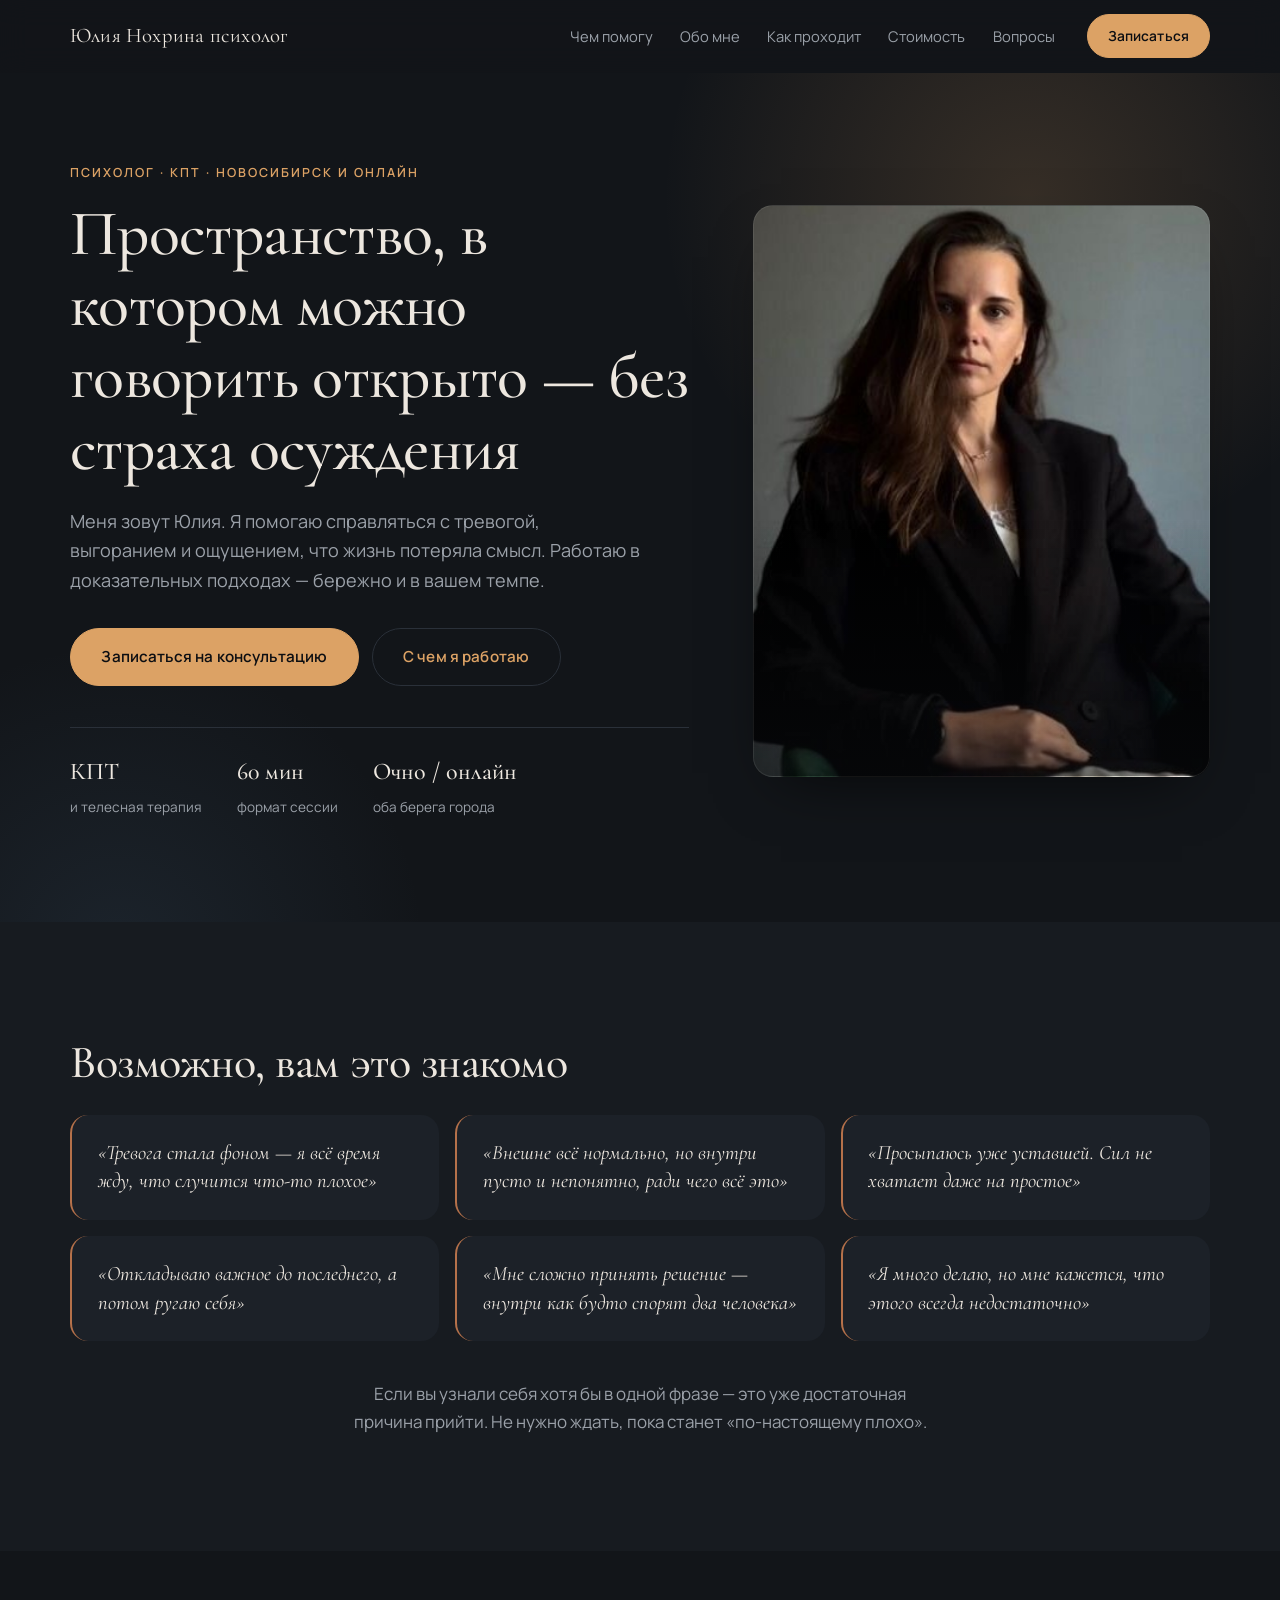
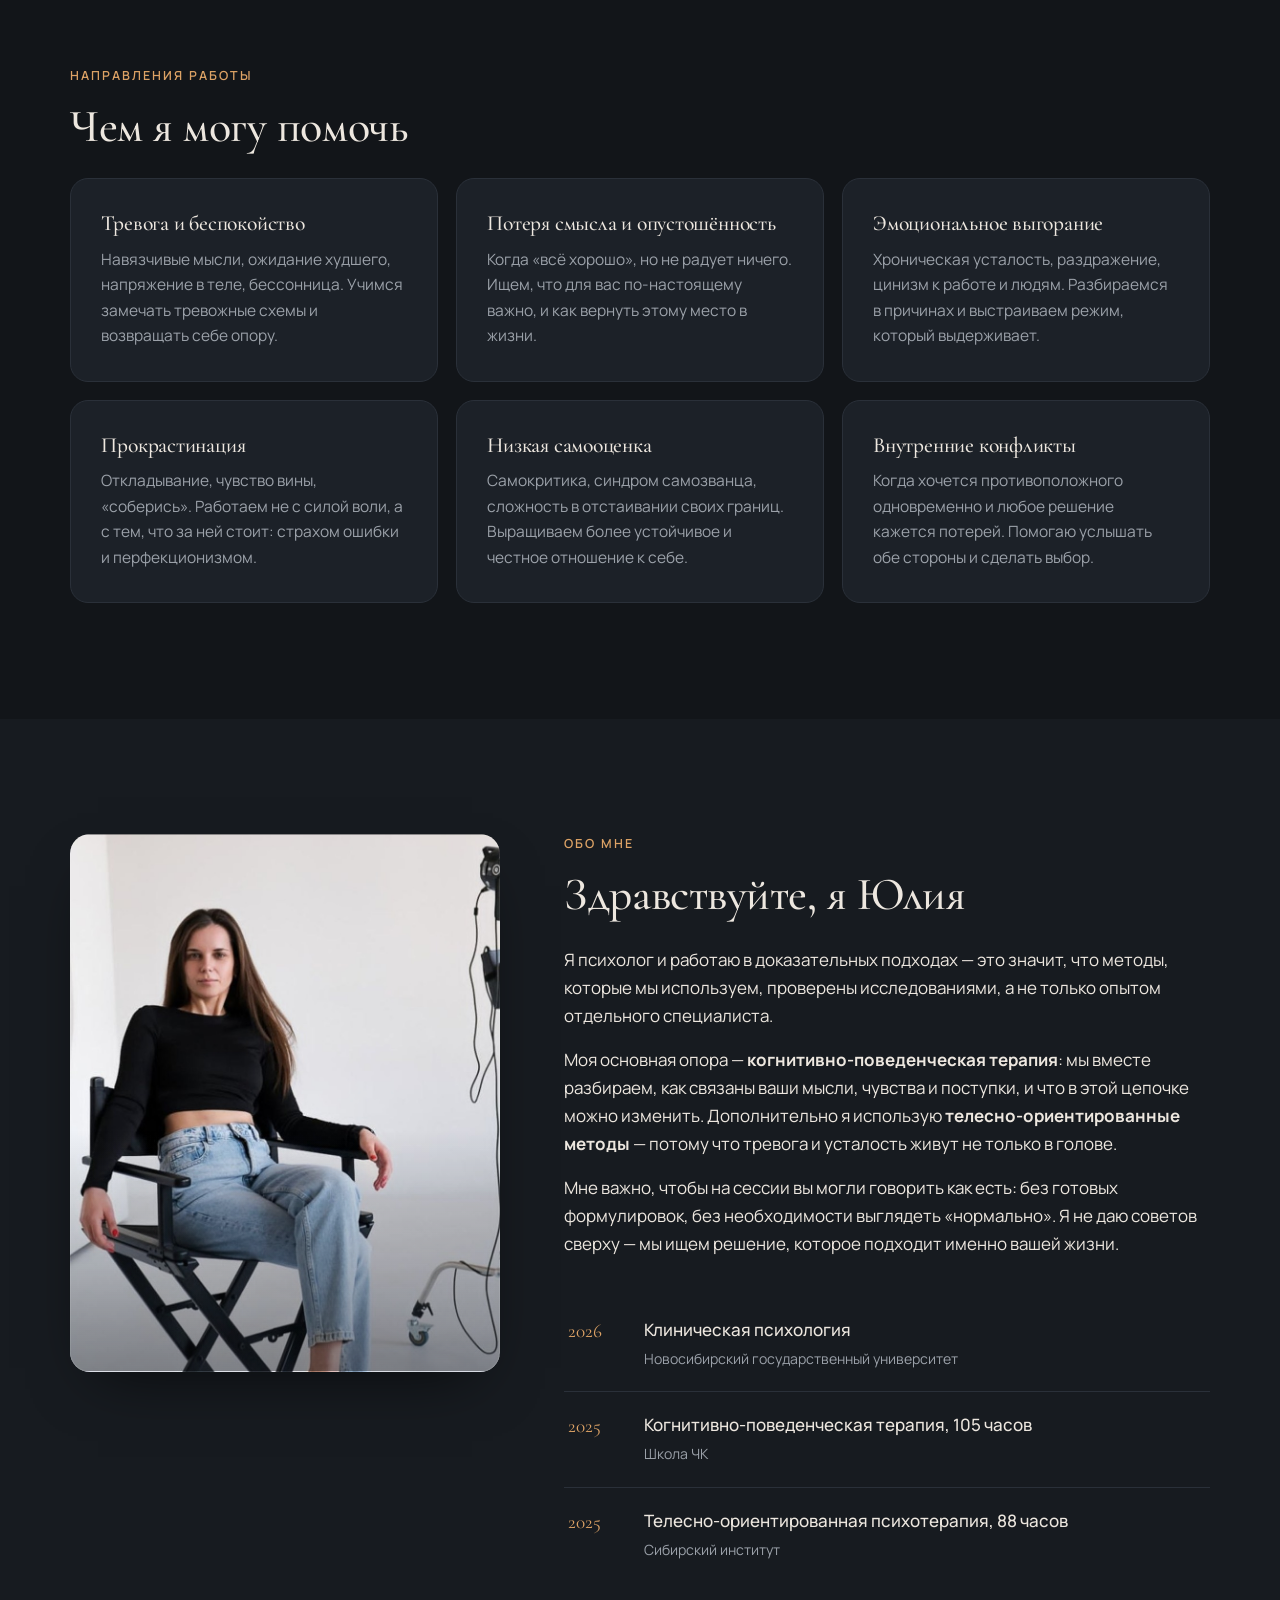
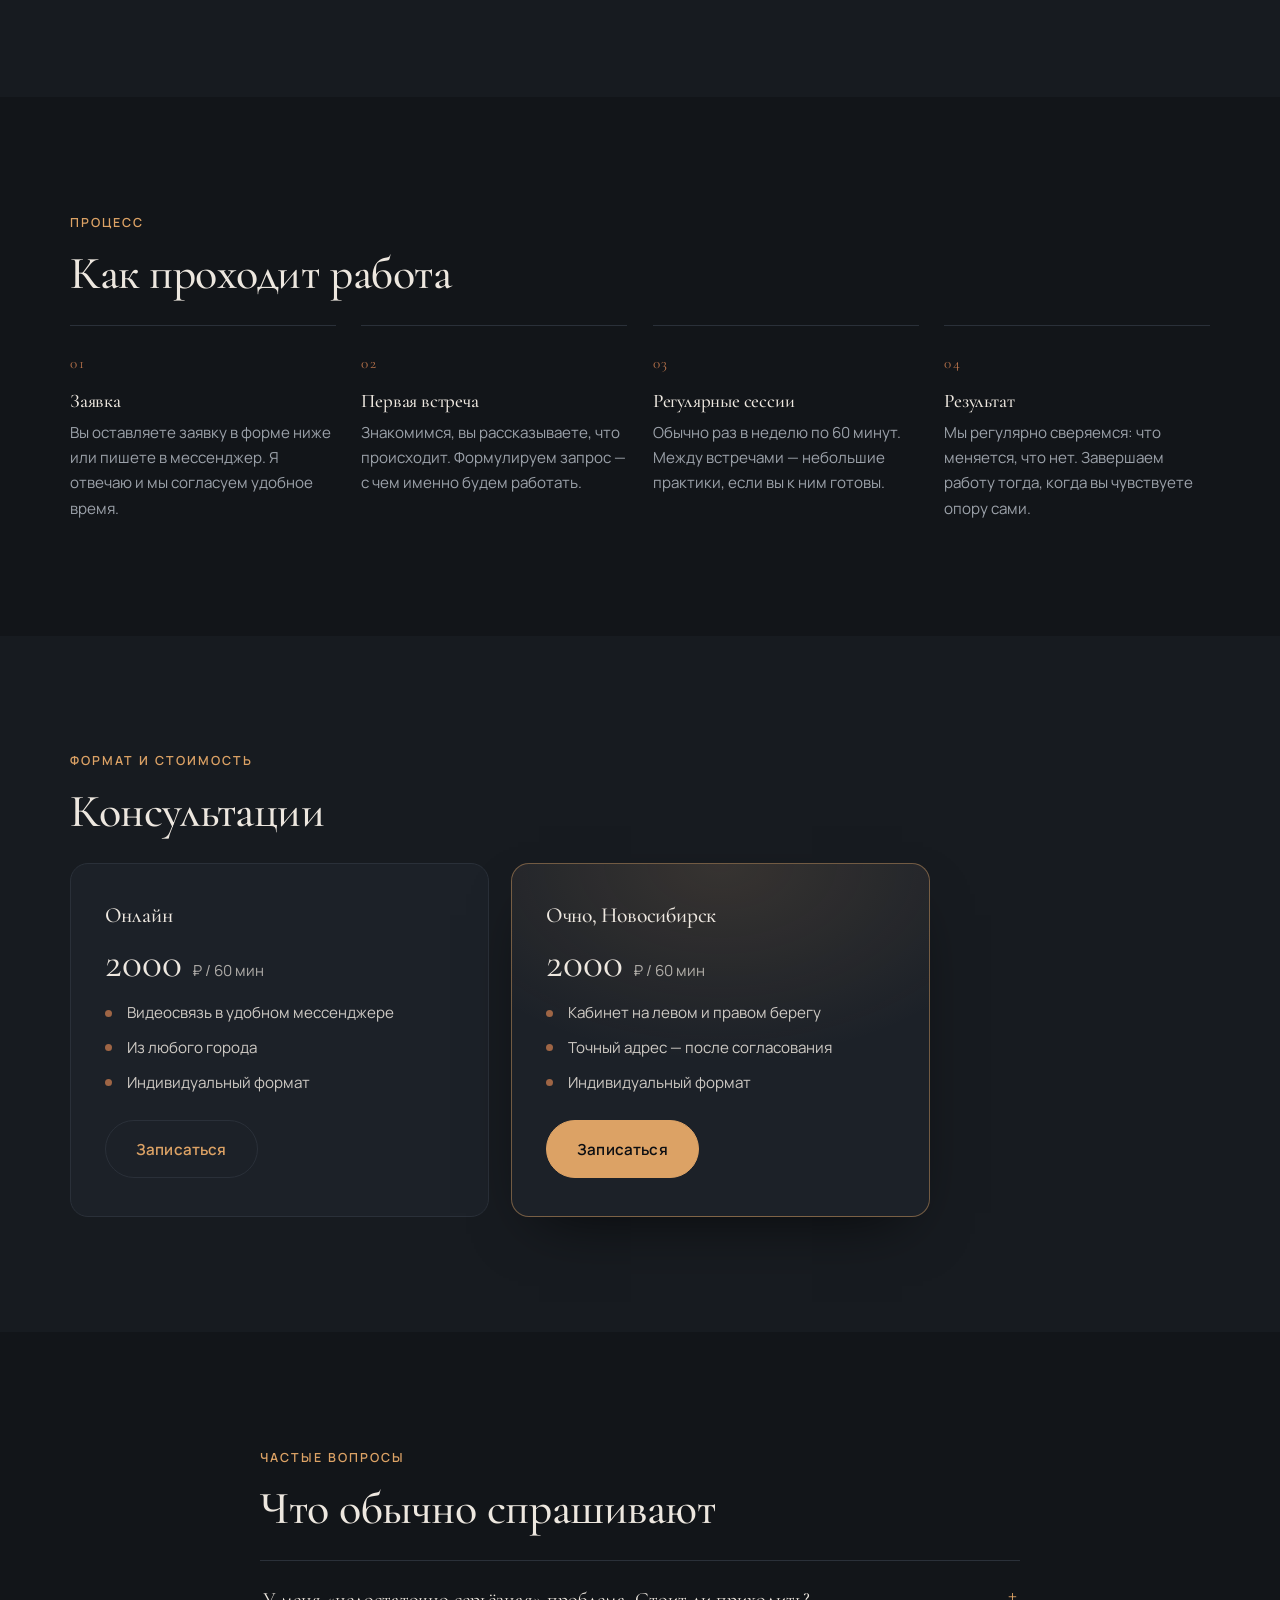
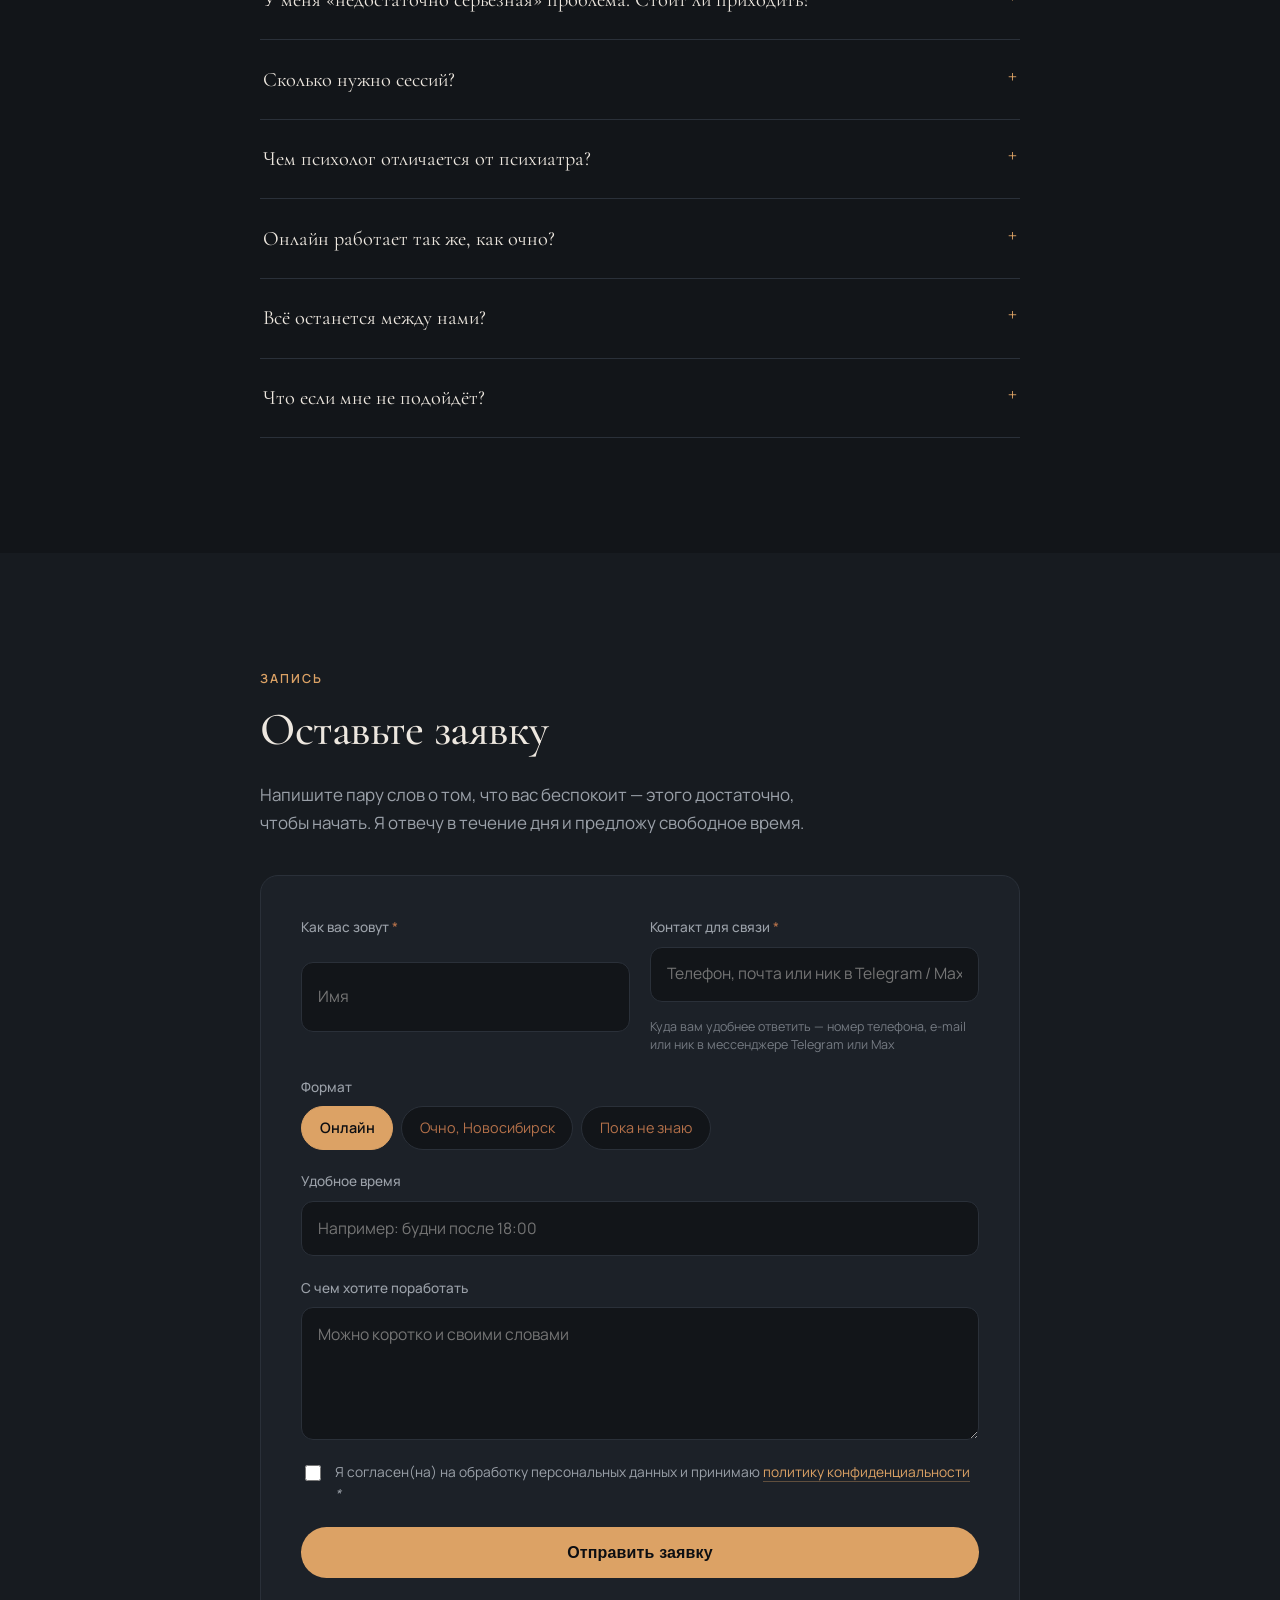
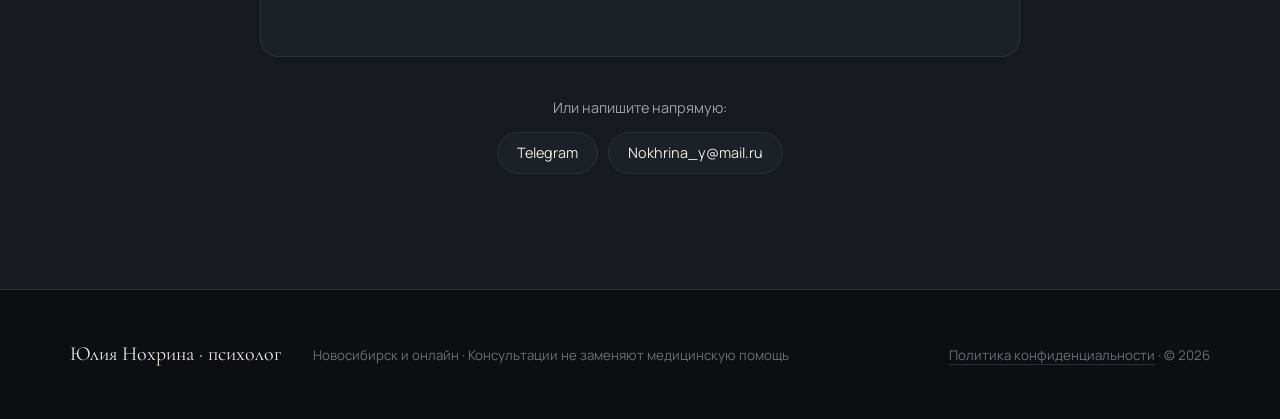
<file: index.html>
<!DOCTYPE html>
<html lang="ru">
<head>
<meta charset="utf-8">
<meta name="viewport" content="width=device-width, initial-scale=1">
<title>Юлия Нохрина — психолог, КПТ | Новосибирск и онлайн</title>
<meta name="description" content="Психолог Юлия Нохрина. Работа с тревогой, выгоранием, потерей смысла и самооценкой. Когнитивно-поведенческая и телесно-ориентированная терапия. Новосибирск и онлайн.">
<meta property="og:title" content="Юлия Нохрина — психолог">
<meta property="og:description" content="Пространство, где можно говорить открыто — без страха осуждения.">
<meta property="og:type" content="website">
<link rel="preconnect" href="https://fonts.googleapis.com">
<link rel="preconnect" href="https://fonts.gstatic.com" crossorigin>
<link href="https://fonts.googleapis.com/css2?family=Cormorant+Garamond:ital,wght@0,400;0,500;0,600;1,400&family=Manrope:wght@300;400;500;600&display=swap" rel="stylesheet">
<link rel="stylesheet" href="assets/css/styles.css">
</head>
<body>

<header class="nav" id="nav">
  <div class="wrap nav__inner">
    <a class="nav__logo" href="#top">Юлия&nbsp;Нохрина <span>психолог</span></a>
    <nav class="nav__links">
      <a href="#help">Чем помогу</a>
      <a href="#about">Обо мне</a>
      <a href="#how">Как проходит</a>
      <a href="#price">Стоимость</a>
      <a href="#faq">Вопросы</a>
    </nav>
    <a class="btn btn--sm" href="#booking">Записаться</a>
    <button class="nav__burger" aria-label="Меню" aria-expanded="false"><span></span><span></span></button>
  </div>
</header>

<main id="top">

  <!-- HERO -->
  <section class="hero">
    <div class="wrap hero__inner">
      <div class="hero__text reveal">
        <p class="eyebrow">Психолог · КПТ · Новосибирск и онлайн</p>
        <h1>Пространство, в котором можно говорить открыто&nbsp;— без страха осуждения</h1>
        <p class="lead">
          Меня зовут Юлия. Я помогаю справляться с тревогой, выгоранием и ощущением,
          что жизнь потеряла смысл. Работаю в доказательных подходах — бережно и в вашем темпе.
        </p>
        <div class="hero__cta">
          <a class="btn" href="#booking">Записаться на консультацию</a>
          <a class="btn btn--ghost" href="#help">С чем я работаю</a>
        </div>
        <ul class="hero__facts">
          <li><strong>КПТ</strong><span>и телесная терапия</span></li>
          <li><strong>60 мин</strong><span>формат сессии</span></li>
          <li><strong>Очно / онлайн</strong><span>оба берега города</span></li>
        </ul>
      </div>
      <div class="hero__photo reveal">
        <div class="photo-frame">
          <img src="assets/img/portrait.jpg" alt="Психолог Юлия Нохрина" onerror="this.closest('.photo-frame').classList.add('is-empty')">
          <div class="photo-frame__stub">Здесь будет фото&nbsp;— положите файл в<br><code>assets/img/portrait.jpg</code></div>
        </div>
      </div>
    </div>
  </section>

  <!-- PAIN -->
  <section class="section section--alt" id="pain">
    <div class="wrap">
      <h2 class="reveal">Возможно, вам это знакомо</h2>
      <div class="pains">
        <p class="reveal">«Тревога стала фоном — я всё время жду, что случится что-то плохое»</p>
        <p class="reveal">«Внешне всё нормально, но внутри пусто и непонятно, ради чего всё это»</p>
        <p class="reveal">«Просыпаюсь уже уставшей. Сил не хватает даже на простое»</p>
        <p class="reveal">«Откладываю важное до последнего, а потом ругаю себя»</p>
        <p class="reveal">«Мне сложно принять решение — внутри как будто спорят два человека»</p>
        <p class="reveal">«Я много делаю, но мне кажется, что этого всегда недостаточно»</p>
      </div>
      <p class="pains__note reveal">
        Если вы узнали себя хотя бы в одной фразе — это уже достаточная причина прийти.
        Не нужно ждать, пока станет «по-настоящему плохо».
      </p>
    </div>
  </section>

  <!-- HELP -->
  <section class="section" id="help">
    <div class="wrap">
      <p class="eyebrow reveal">Направления работы</p>
      <h2 class="reveal">Чем я могу помочь</h2>
      <div class="cards">
        <article class="card reveal">
          <h3>Тревога и беспокойство</h3>
          <p>Навязчивые мысли, ожидание худшего, напряжение в теле, бессонница. Учимся замечать тревожные схемы и возвращать себе опору.</p>
        </article>
        <article class="card reveal">
          <h3>Потеря смысла и опустошённость</h3>
          <p>Когда «всё хорошо», но не радует ничего. Ищем, что для вас по-настоящему важно, и как вернуть этому место в жизни.</p>
        </article>
        <article class="card reveal">
          <h3>Эмоциональное выгорание</h3>
          <p>Хроническая усталость, раздражение, цинизм к работе и людям. Разбираемся в причинах и выстраиваем режим, который выдерживает.</p>
        </article>
        <article class="card reveal">
          <h3>Прокрастинация</h3>
          <p>Откладывание, чувство вины, «соберись». Работаем не с силой воли, а с тем, что за ней стоит: страхом ошибки и перфекционизмом.</p>
        </article>
        <article class="card reveal">
          <h3>Низкая самооценка</h3>
          <p>Самокритика, синдром самозванца, сложность в отстаивании своих границ. Выращиваем более устойчивое и честное отношение к себе.</p>
        </article>
        <article class="card reveal">
          <h3>Внутренние конфликты</h3>
          <p>Когда хочется противоположного одновременно и любое решение кажется потерей. Помогаю услышать обе стороны и сделать выбор.</p>
        </article>
      </div>
    </div>
  </section>

  <!-- ABOUT -->
  <section class="section section--alt" id="about">
    <div class="wrap about">
      <div class="about__photo reveal">
        <div class="photo-frame photo-frame--sm">
          <img src="assets/img/about.jpg" alt="Юлия Нохрина" onerror="this.closest('.photo-frame').classList.add('is-empty')">
          <div class="photo-frame__stub">assets/img/about.jpg</div>
        </div>
      </div>
      <div class="about__text">
        <p class="eyebrow reveal">Обо мне</p>
        <h2 class="reveal">Здравствуйте, я Юлия</h2>
        <p class="reveal">
          Я психолог и работаю в доказательных подходах — это значит, что методы, которые
          мы используем, проверены исследованиями, а не только опытом отдельного специалиста.
        </p>
        <p class="reveal">
          Моя основная опора — <strong>когнитивно-поведенческая терапия</strong>: мы вместе
          разбираем, как связаны ваши мысли, чувства и поступки, и что в этой цепочке можно
          изменить. Дополнительно я использую <strong>телесно-ориентированные методы</strong> —
          потому что тревога и усталость живут не только в голове.
        </p>
        <p class="reveal">
          Мне важно, чтобы на сессии вы могли говорить как есть: без готовых формулировок,
          без необходимости выглядеть «нормально». Я не даю советов сверху — мы ищем
          решение, которое подходит именно вашей жизни.
        </p>
        <ul class="edu">
          <li class="reveal"><span>2026</span><div><strong>Клиническая психология</strong><em>Новосибирский государственный университет</em></div></li>
          <li class="reveal"><span>2025</span><div><strong>Когнитивно-поведенческая терапия, 105 часов</strong><em>Школа ЧК</em></div></li>
          <li class="reveal"><span>2025</span><div><strong>Телесно-ориентированная психотерапия, 88 часов</strong><em>Сибирский институт</em></div></li>
        </ul>
      </div>
    </div>
  </section>

  <!-- HOW -->
  <section class="section" id="how">
    <div class="wrap">
      <p class="eyebrow reveal">Процесс</p>
      <h2 class="reveal">Как проходит работа</h2>
      <ol class="steps">
        <li class="reveal">
          <span class="steps__num">01</span>
          <h3>Заявка</h3>
          <p>Вы оставляете заявку в форме ниже или пишете в мессенджер. Я отвечаю и мы согласуем удобное время.</p>
        </li>
        <li class="reveal">
          <span class="steps__num">02</span>
          <h3>Первая встреча</h3>
          <p>Знакомимся, вы рассказываете, что происходит. Формулируем запрос — с чем именно будем работать.</p>
        </li>
        <li class="reveal">
          <span class="steps__num">03</span>
          <h3>Регулярные сессии</h3>
          <p>Обычно раз в неделю по 60 минут. Между встречами — небольшие практики, если вы к ним готовы.</p>
        </li>
        <li class="reveal">
          <span class="steps__num">04</span>
          <h3>Результат</h3>
          <p>Мы регулярно сверяемся: что меняется, что нет. Завершаем работу тогда, когда вы чувствуете опору сами.</p>
        </li>
      </ol>
    </div>
  </section>

  <!-- PRICE -->
  <section class="section section--alt" id="price">
    <div class="wrap">
      <p class="eyebrow reveal">Формат и стоимость</p>
      <h2 class="reveal">Консультации</h2>
      <div class="price">
        <article class="price__card reveal">
          <h3>Онлайн</h3>
          <p class="price__num">2000 <span>₽ / 60 мин</span></p>
          <ul>
            <li>Видеосвязь в удобном мессенджере</li>
            <li>Из любого города</li>
            <li>Индивидуальный формат</li>
          </ul>
          <a class="btn btn--ghost" href="#booking">Записаться</a>
        </article>
        <article class="price__card price__card--accent reveal">
          <h3>Очно, Новосибирск</h3>
          <p class="price__num">2000 <span>₽ / 60 мин</span></p>
          <ul>
            <li>Кабинет на левом и правом берегу</li>
            <li>Точный адрес — после согласования</li>
            <li>Индивидуальный формат</li>
          </ul>
          <a class="btn" href="#booking">Записаться</a>
        </article>
      </div>
    </div>
  </section>

  <!-- FAQ -->
  <section class="section" id="faq">
    <div class="wrap wrap--narrow">
      <p class="eyebrow reveal">Частые вопросы</p>
      <h2 class="reveal">Что обычно спрашивают</h2>
      <div class="faq">
        <details class="reveal">
          <summary>У меня «недостаточно серьёзная» проблема. Стоит ли приходить?</summary>
          <div class="faq__body"><p>Стоит. Не существует шкалы, по которой страдание становится «достаточным». Если что-то мешает вам жить так, как хочется, — это уже повод.</p></div>
        </details>
        <details class="reveal">
          <summary>Сколько нужно сессий?</summary>
          <div class="faq__body"><p>С конкретным запросом (например, тревога в определённых ситуациях) часто хватает 8–15 встреч. Если запрос шире, работа может быть длиннее. На первой встрече я скажу, как это выглядит в вашем случае.</p></div>
        </details>
        <details class="reveal">
          <summary>Чем психолог отличается от психиатра?</summary>
          <div class="faq__body"><p>Психолог работает словом и не выписывает препараты. Если я увижу признаки состояния, которое требует медицинской помощи, я честно скажу об этом и порекомендую врача — при этом мы можем продолжать работать параллельно.</p></div>
        </details>
        <details class="reveal">
          <summary>Онлайн работает так же, как очно?</summary>
          <div class="faq__body"><p>Да, исследования не показывают значимой разницы в эффективности для большинства запросов. Выбирайте формат, в котором вам спокойнее.</p></div>
        </details>
        <details class="reveal">
          <summary>Всё останется между нами?</summary>
          <div class="faq__body"><p>Да. Конфиденциальность — базовый принцип моей работы. Единственные исключения — ситуации прямой угрозы жизни, о которых я предупреждаю заранее.</p></div>
        </details>
        <details class="reveal">
          <summary>Что если мне не подойдёт?</summary>
          <div class="faq__body"><p>Это нормально и об этом можно сказать прямо. Совпадение со специалистом — важная часть результата. При необходимости я порекомендую коллег.</p></div>
        </details>
      </div>
    </div>
  </section>

  <!-- BOOKING -->
  <section class="section booking" id="booking">
    <div class="wrap wrap--narrow">
      <p class="eyebrow reveal">Запись</p>
      <h2 class="reveal">Оставьте заявку</h2>
      <p class="booking__lead reveal">
        Напишите пару слов о том, что вас беспокоит — этого достаточно, чтобы начать.
        Я отвечу в течение дня и предложу свободное время.
      </p>

      <form class="form reveal" id="booking-form" novalidate>
        <div class="form__row">
          <label class="field">
            <span>Как вас зовут <i>*</i></span>
            <input type="text" name="name" required autocomplete="name" placeholder="Имя">
            <em class="field__error"></em>
          </label>
          <label class="field">
            <span>Контакт для связи <i>*</i></span>
            <input type="text" name="contact" required placeholder="Телефон, почта или ник в Telegram / Max">
            <em class="field__error"></em>
            <em class="field__hint">Куда вам удобнее ответить — номер телефона, e-mail
              или ник в мессенджере Telegram или Max</em>
          </label>
        </div>

        <fieldset class="field">
          <span>Формат</span>
          <div class="chips">
            <label><input type="radio" name="format" value="Онлайн" checked><i>Онлайн</i></label>
            <label><input type="radio" name="format" value="Очно, Новосибирск"><i>Очно, Новосибирск</i></label>
            <label><input type="radio" name="format" value="Пока не знаю"><i>Пока не знаю</i></label>
          </div>
        </fieldset>

        <label class="field">
          <span>Удобное время</span>
          <input type="text" name="time" placeholder="Например: будни после 18:00">
        </label>

        <label class="field">
          <span>С чем хотите поработать</span>
          <textarea name="message" rows="4" placeholder="Можно коротко и своими словами"></textarea>
        </label>

        <!-- антиспам: скрытое поле, боты его заполняют -->
        <input type="text" name="_gotcha" class="honeypot" tabindex="-1" autocomplete="off" aria-hidden="true">

        <label class="check">
          <input type="checkbox" name="consent" required>
          <span>Я согласен(на) на обработку персональных данных и принимаю
            <a href="privacy.html" target="_blank" rel="noopener">политику конфиденциальности</a> <i>*</i></span>
        </label>

        <button class="btn btn--wide" type="submit">Отправить заявку</button>
        <p class="form__status" id="form-status" role="status"></p>
      </form>

      <div class="contacts reveal">
        <p>Или напишите напрямую:</p>
        <div class="contacts__links">
          <a href="https://t.me/yuliyanokhrina" target="_blank" rel="noopener">Telegram</a>
          <a href="mailto:Nokhrina_y@mail.ru">Nokhrina_y@mail.ru</a>
        </div>
      </div>
    </div>
  </section>

</main>

<footer class="footer">
  <div class="wrap footer__inner">
    <p class="footer__name">Юлия Нохрина · психолог</p>
    <p class="footer__note">Новосибирск и онлайн · Консультации не заменяют медицинскую помощь</p>
    <p class="footer__copy">
      <a href="privacy.html">Политика конфиденциальности</a> · © <span id="year">2026</span>
    </p>
  </div>
</footer>

<script src="assets/js/main.js"></script>
</body>
</html>
</file>
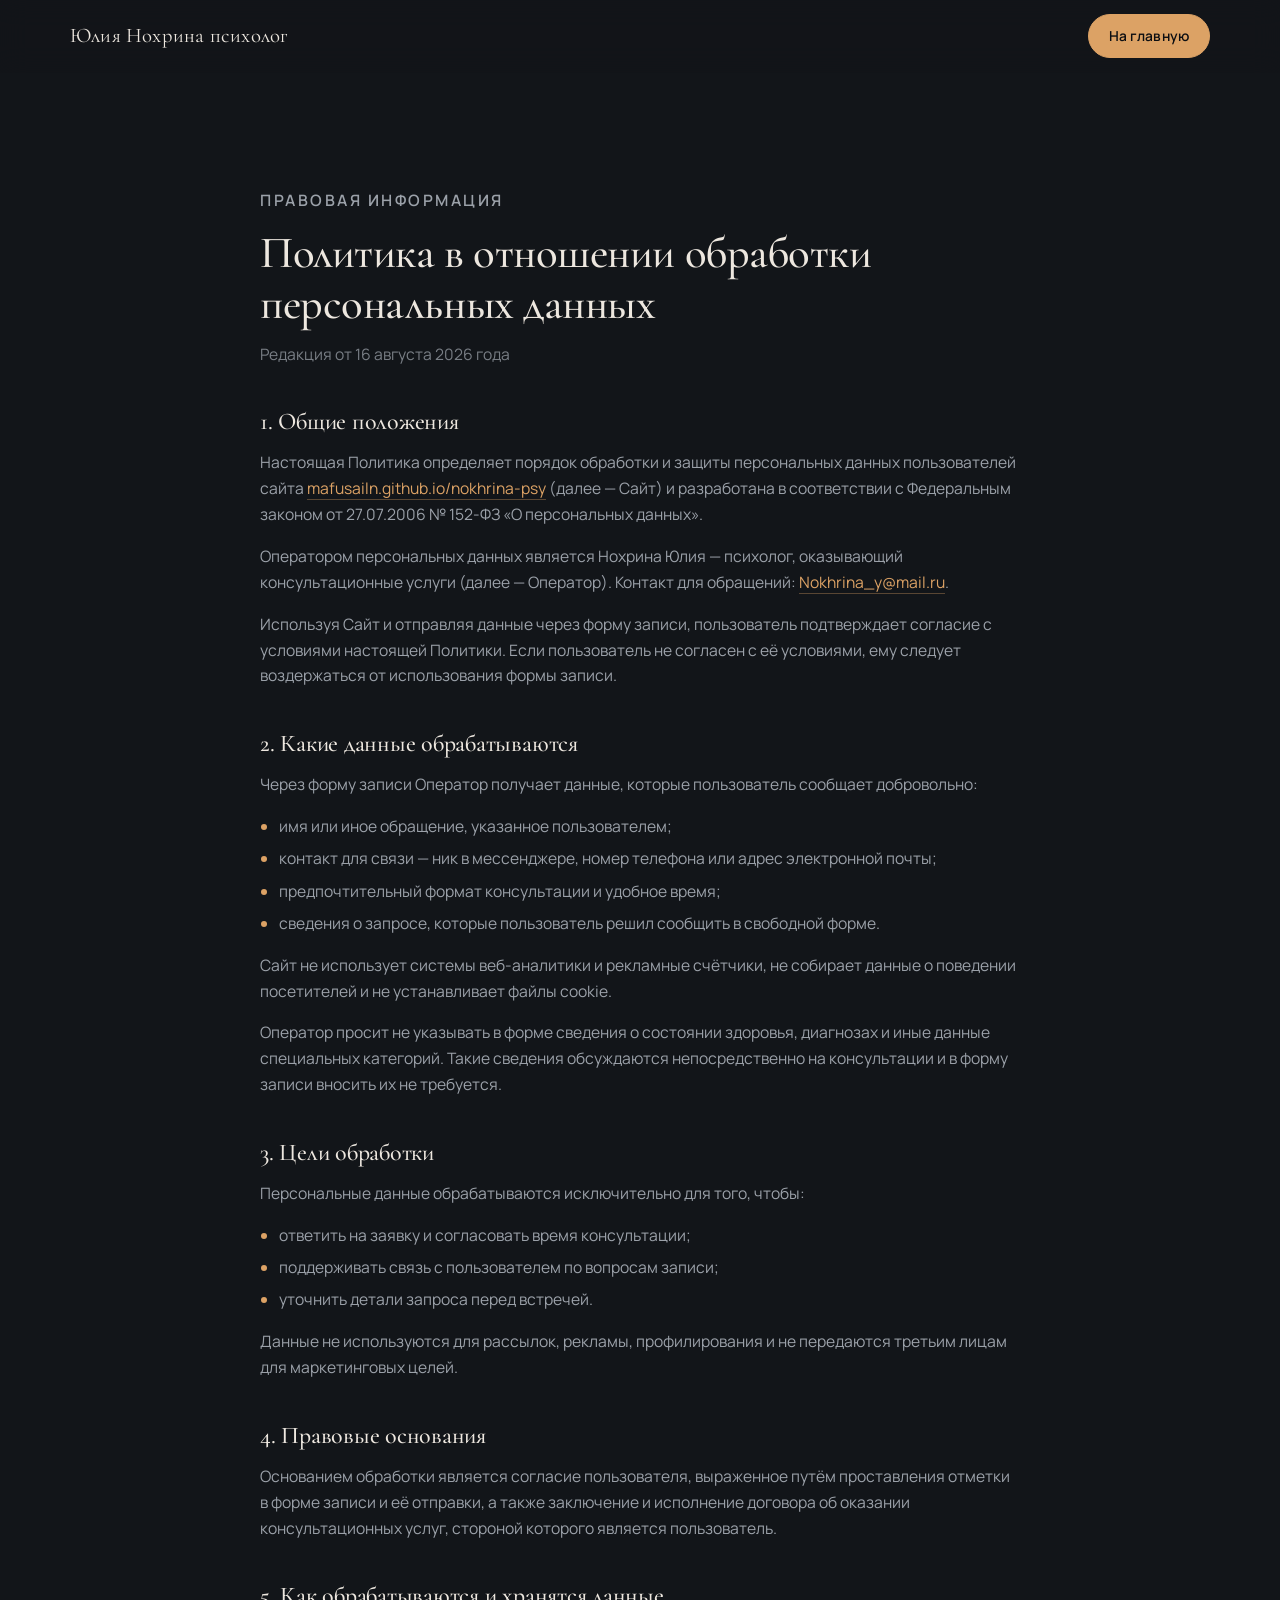
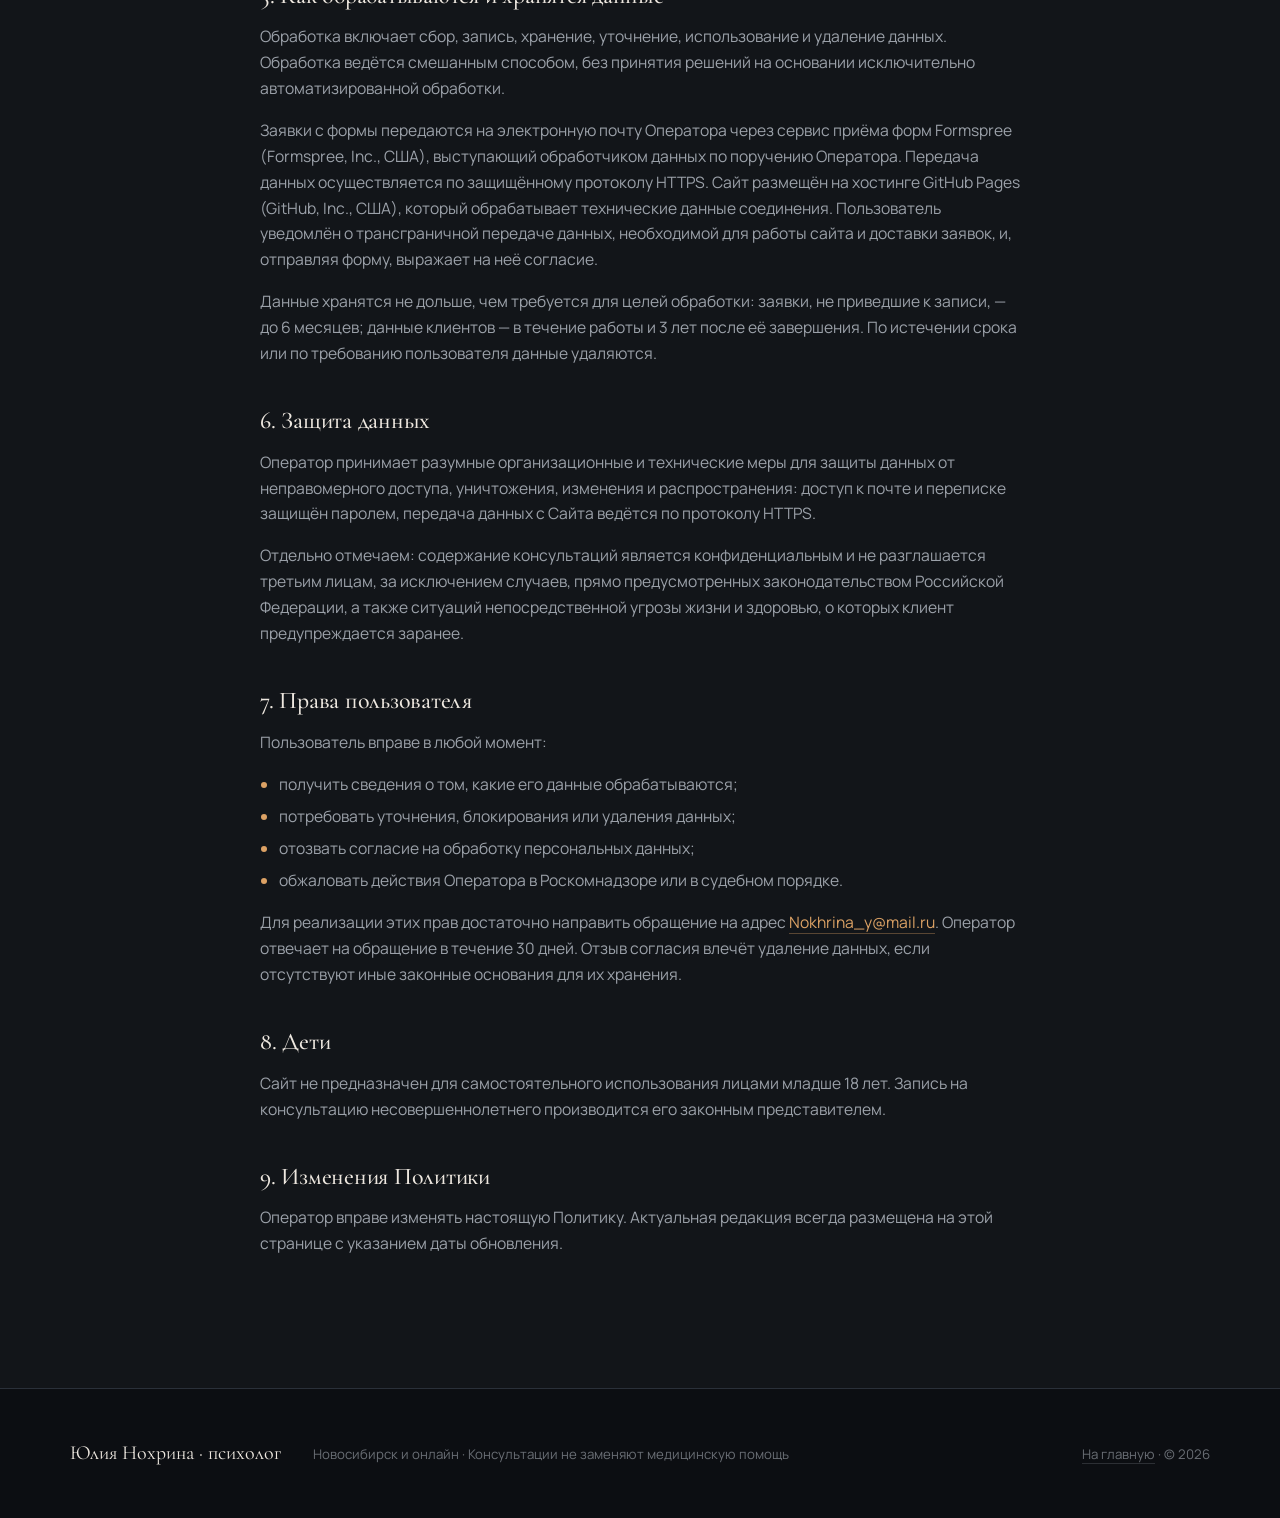
<file: privacy.html>
<!DOCTYPE html>
<html lang="ru">
<head>
<meta charset="utf-8">
<meta name="viewport" content="width=device-width, initial-scale=1">
<title>Политика обработки персональных данных — Юлия Нохрина, психолог</title>
<meta name="description" content="Политика обработки персональных данных сайта психолога Юлии Нохриной.">
<meta name="robots" content="noindex">
<link rel="preconnect" href="https://fonts.googleapis.com">
<link rel="preconnect" href="https://fonts.gstatic.com" crossorigin>
<link href="https://fonts.googleapis.com/css2?family=Cormorant+Garamond:ital,wght@0,400;0,500;0,600;1,400&family=Manrope:wght@300;400;500;600&display=swap" rel="stylesheet">
<link rel="stylesheet" href="assets/css/styles.css">
</head>
<body>

<header class="nav">
  <div class="wrap nav__inner">
    <a class="nav__logo" href="index.html">Юлия&nbsp;Нохрина <span>психолог</span></a>
    <a class="btn btn--sm" href="index.html">На главную</a>
  </div>
</header>

<main class="section legal">
  <div class="wrap wrap--narrow">
    <p class="eyebrow">Правовая информация</p>
    <h1>Политика в отношении обработки персональных данных</h1>
    <p class="legal__date">Редакция от 16 августа 2026 года</p>

    <h2>1. Общие положения</h2>
    <p>
      Настоящая Политика определяет порядок обработки и защиты персональных данных
      пользователей сайта <a href="https://mafusailn.github.io/nokhrina-psy/">mafusailn.github.io/nokhrina-psy</a>
      (далее — Сайт) и разработана в соответствии с Федеральным законом
      от 27.07.2006 № 152-ФЗ «О персональных данных».
    </p>
    <p>
      Оператором персональных данных является Нохрина Юлия — психолог,
      оказывающий консультационные услуги (далее — Оператор).
      Контакт для обращений: <a href="mailto:Nokhrina_y@mail.ru">Nokhrina_y@mail.ru</a>.
    </p>
    <p>
      Используя Сайт и отправляя данные через форму записи, пользователь подтверждает
      согласие с условиями настоящей Политики. Если пользователь не согласен с её
      условиями, ему следует воздержаться от использования формы записи.
    </p>

    <h2>2. Какие данные обрабатываются</h2>
    <p>Через форму записи Оператор получает данные, которые пользователь сообщает добровольно:</p>
    <ul>
      <li>имя или иное обращение, указанное пользователем;</li>
      <li>контакт для связи — ник в мессенджере, номер телефона или адрес электронной почты;</li>
      <li>предпочтительный формат консультации и удобное время;</li>
      <li>сведения о запросе, которые пользователь решил сообщить в свободной форме.</li>
    </ul>
    <p>
      Сайт не использует системы веб-аналитики и рекламные счётчики, не собирает
      данные о поведении посетителей и не устанавливает файлы cookie.
    </p>
    <p>
      Оператор просит не указывать в форме сведения о состоянии здоровья, диагнозах
      и иные данные специальных категорий. Такие сведения обсуждаются непосредственно
      на консультации и в форму записи вносить их не требуется.
    </p>

    <h2>3. Цели обработки</h2>
    <p>Персональные данные обрабатываются исключительно для того, чтобы:</p>
    <ul>
      <li>ответить на заявку и согласовать время консультации;</li>
      <li>поддерживать связь с пользователем по вопросам записи;</li>
      <li>уточнить детали запроса перед встречей.</li>
    </ul>
    <p>
      Данные не используются для рассылок, рекламы, профилирования и не передаются
      третьим лицам для маркетинговых целей.
    </p>

    <h2>4. Правовые основания</h2>
    <p>
      Основанием обработки является согласие пользователя, выраженное путём проставления
      отметки в форме записи и её отправки, а также заключение и исполнение договора
      об оказании консультационных услуг, стороной которого является пользователь.
    </p>

    <h2>5. Как обрабатываются и хранятся данные</h2>
    <p>
      Обработка включает сбор, запись, хранение, уточнение, использование и удаление данных.
      Обработка ведётся смешанным способом, без принятия решений на основании исключительно
      автоматизированной обработки.
    </p>
    <p>
      Заявки с формы передаются на электронную почту Оператора через сервис приёма форм
      Formspree (Formspree, Inc., США), выступающий обработчиком данных по поручению Оператора.
      Передача данных осуществляется по защищённому протоколу HTTPS. Сайт размещён на хостинге
      GitHub Pages (GitHub, Inc., США), который обрабатывает технические данные соединения.
      Пользователь уведомлён о трансграничной передаче данных, необходимой для работы сайта
      и доставки заявок, и, отправляя форму, выражает на неё согласие.
    </p>
    <p>
      Данные хранятся не дольше, чем требуется для целей обработки: заявки, не приведшие
      к записи, — до 6 месяцев; данные клиентов — в течение работы и 3 лет после её завершения.
      По истечении срока или по требованию пользователя данные удаляются.
    </p>

    <h2>6. Защита данных</h2>
    <p>
      Оператор принимает разумные организационные и технические меры для защиты данных
      от неправомерного доступа, уничтожения, изменения и распространения: доступ к почте
      и переписке защищён паролем, передача данных с Сайта ведётся по протоколу HTTPS.
    </p>
    <p>
      Отдельно отмечаем: содержание консультаций является конфиденциальным и не разглашается
      третьим лицам, за исключением случаев, прямо предусмотренных законодательством
      Российской Федерации, а также ситуаций непосредственной угрозы жизни и здоровью,
      о которых клиент предупреждается заранее.
    </p>

    <h2>7. Права пользователя</h2>
    <p>Пользователь вправе в любой момент:</p>
    <ul>
      <li>получить сведения о том, какие его данные обрабатываются;</li>
      <li>потребовать уточнения, блокирования или удаления данных;</li>
      <li>отозвать согласие на обработку персональных данных;</li>
      <li>обжаловать действия Оператора в Роскомнадзоре или в судебном порядке.</li>
    </ul>
    <p>
      Для реализации этих прав достаточно направить обращение на адрес
      <a href="mailto:Nokhrina_y@mail.ru">Nokhrina_y@mail.ru</a>.
      Оператор отвечает на обращение в течение 30 дней. Отзыв согласия влечёт удаление
      данных, если отсутствуют иные законные основания для их хранения.
    </p>

    <h2>8. Дети</h2>
    <p>
      Сайт не предназначен для самостоятельного использования лицами младше 18 лет.
      Запись на консультацию несовершеннолетнего производится его законным представителем.
    </p>

    <h2>9. Изменения Политики</h2>
    <p>
      Оператор вправе изменять настоящую Политику. Актуальная редакция всегда размещена
      на этой странице с указанием даты обновления.
    </p>
  </div>
</main>

<footer class="footer">
  <div class="wrap footer__inner">
    <p class="footer__name">Юлия Нохрина · психолог</p>
    <p class="footer__note">Новосибирск и онлайн · Консультации не заменяют медицинскую помощь</p>
    <p class="footer__copy"><a href="index.html">На главную</a> · © <span id="year">2026</span></p>
  </div>
</footer>

<script>document.getElementById('year').textContent = new Date().getFullYear();</script>
</body>
</html>
</file>
<file: assets/css/styles.css>
﻿/* ============ Токены ============ */
:root{
  /* палитра снята с ленты: сумеречный графит, вода, янтарь заката */
  --bg:        #121519;
  --bg-alt:    #171B20;
  --surface:   #1C2128;
  --deep:      #0C0E12;
  --ink:       #EDE7DF;
  --ink-soft:  #9BA1A9;
  --line:      #2A3039;
  --accent:    #DCA265;
  --accent-dk: #C58B4E;
  --terra:     #B5714A;

  --wrap: 1140px;
  --r: 18px;
  --shadow: 0 24px 60px -28px rgba(0,0,0,.75);
  --serif: "Cormorant Garamond", Georgia, "Times New Roman", serif;
  --sans: "Manrope", -apple-system, "Segoe UI", Roboto, sans-serif;
}

*,*::before,*::after{ box-sizing:border-box }
html{ scroll-behavior:smooth; scroll-padding-top:84px }
body{
  margin:0; background:var(--bg); color:var(--ink);
  font-family:var(--sans); font-weight:400; font-size:17px; line-height:1.65;
  -webkit-font-smoothing:antialiased;
}
img{ max-width:100%; display:block }
a{ color:inherit }

.wrap{ width:min(100% - 40px, var(--wrap)); margin-inline:auto }
.wrap--narrow{ width:min(100% - 40px, 760px) }

h1,h2,h3{ font-family:var(--serif); font-weight:500; line-height:1.12; letter-spacing:-.01em; margin:0 }
h1{ font-size:clamp(2.4rem, 5.4vw, 4rem) }
h2{ font-size:clamp(1.9rem, 3.6vw, 2.9rem); margin-bottom:1.6rem }
h3{ font-size:1.35rem }
p{ margin:0 0 1rem }

.eyebrow{
  font-size:.78rem; letter-spacing:.16em; text-transform:uppercase;
  color:var(--accent); font-weight:600; margin-bottom:.9rem;
}
.lead{ font-size:1.13rem; color:var(--ink-soft); max-width:52ch }

.section{ padding:clamp(64px, 9vw, 118px) 0 }
.section--alt{ background:var(--bg-alt) }

/* ============ Кнопки ============ */
.btn{
  --b:var(--accent);
  display:inline-flex; align-items:center; justify-content:center; gap:.5rem;
  padding:.95rem 1.9rem; border:1px solid var(--b); border-radius:999px;
  background:var(--b); color:var(--deep); text-decoration:none;
  font-size:.95rem; font-weight:600; letter-spacing:.01em;
  cursor:pointer; transition:transform .2s, background .2s, color .2s, box-shadow .2s;
}
.btn:hover{
  transform:translateY(-2px); background:#EBB77E; border-color:#EBB77E;
  box-shadow:0 12px 30px -14px rgba(220,162,101,.7);
}
.btn--ghost{ background:transparent; color:var(--accent); border-color:var(--line) }
.btn--ghost:hover{ background:transparent; border-color:var(--accent); box-shadow:none; color:var(--accent) }
.btn--sm{ padding:.62rem 1.25rem; font-size:.86rem }
.btn--wide{ width:100%; padding:1.05rem; font-size:1rem; border:0 }

/* ============ Навигация ============ */
.nav{
  position:sticky; top:0; z-index:50;
  background:rgba(18,21,25,.78); backdrop-filter:blur(14px);
  border-bottom:1px solid transparent; transition:border-color .3s, background .3s;
}
.nav.is-stuck{ border-color:var(--line) }
.nav__inner{ display:flex; align-items:center; gap:2rem; height:72px }
.nav__logo{
  font-family:var(--serif); font-size:1.3rem; text-decoration:none;
  letter-spacing:.01em; margin-right:auto; white-space:nowrap;
}
.nav__logo span{ color:inherit; font-size:inherit }
.nav__links{ display:flex; gap:1.7rem }
.nav__links a{
  text-decoration:none; font-size:.92rem; color:var(--ink-soft);
  position:relative; padding:.2rem 0; transition:color .2s;
}
.nav__links a::after{
  content:""; position:absolute; left:0; right:100%; bottom:0; height:1px;
  background:var(--accent); transition:right .25s;
}
.nav__links a:hover{ color:var(--ink) }
.nav__links a:hover::after{ right:0 }
.nav__burger{
  display:none; width:42px; height:42px; border:1px solid var(--line);
  border-radius:50%; background:transparent; cursor:pointer;
  flex-direction:column; align-items:center; justify-content:center; gap:5px;
}
.nav__burger span{ display:block; width:16px; height:1.5px; background:var(--ink); transition:.25s }
.nav__burger[aria-expanded="true"] span:first-child{ transform:translateY(3.2px) rotate(45deg) }
.nav__burger[aria-expanded="true"] span:last-child{ transform:translateY(-3.2px) rotate(-45deg) }

/* ============ Hero ============ */
.hero{
  position:relative; overflow:hidden;
  padding:clamp(48px, 7vw, 96px) 0 clamp(56px, 8vw, 104px);
}
/* закатное свечение за героем — эхо ленты */
.hero::before{
  content:""; position:absolute; z-index:0; pointer-events:none;
  top:-30%; right:-10%; width:min(760px, 90vw); aspect-ratio:1;
  background:radial-gradient(circle, rgba(220,162,101,.18), rgba(220,162,101,0) 68%);
}
.hero::after{
  content:""; position:absolute; z-index:0; pointer-events:none;
  bottom:-40%; left:-15%; width:min(620px, 80vw); aspect-ratio:1;
  background:radial-gradient(circle, rgba(78,110,140,.16), rgba(78,110,140,0) 70%);
}
.hero__inner{
  position:relative; z-index:1;
  display:grid; grid-template-columns:1.15fr .85fr;
  gap:clamp(32px, 5vw, 72px); align-items:center;
}
.hero h1{ margin-bottom:1.4rem }
.hero__cta{ display:flex; flex-wrap:wrap; gap:.8rem; margin:2rem 0 2.6rem }
.hero__facts{
  display:flex; flex-wrap:wrap; gap:2.2rem;
  list-style:none; margin:0; padding:1.5rem 0 0; border-top:1px solid var(--line);
}
.hero__facts strong{ display:block; font-family:var(--serif); font-size:1.5rem; font-weight:500 }
.hero__facts span{ font-size:.85rem; color:var(--ink-soft) }

.photo-frame{
  position:relative; aspect-ratio:4/5; border-radius:20px;
  overflow:hidden; background:var(--bg-alt); box-shadow:var(--shadow);
}
.photo-frame::after{
  content:""; position:absolute; inset:0; border-radius:inherit; pointer-events:none;
  border:1px solid rgba(255,255,255,.08);
  background:linear-gradient(to top, rgba(12,14,18,.45), rgba(12,14,18,0) 45%);
}
.photo-frame img{ width:100%; height:100%; object-fit:cover }
.photo-frame__stub{
  display:none; position:absolute; inset:0; place-content:center; text-align:center;
  padding:2rem; color:var(--ink-soft); font-size:.85rem; line-height:1.7;
}
.photo-frame__stub code{ font-size:.8rem; color:var(--accent) }
.photo-frame.is-empty img{ display:none }
.photo-frame.is-empty .photo-frame__stub{ display:grid }
.photo-frame--sm{ border-radius:20px; aspect-ratio:4/5 }

/* ============ Боли ============ */
.pains{ display:grid; grid-template-columns:repeat(auto-fit, minmax(280px,1fr)); gap:1rem }
.pains p{
  margin:0; padding:1.5rem 1.6rem; background:var(--surface); border-radius:var(--r);
  border-left:2px solid var(--terra);
  font-family:var(--serif); font-size:1.28rem; font-style:italic; line-height:1.4;
}
.pains__note{
  margin:2.4rem auto 0; max-width:60ch; text-align:center; color:var(--ink-soft);
}

/* ============ Карточки направлений ============ */
.cards{ display:grid; grid-template-columns:repeat(auto-fit, minmax(290px,1fr)); gap:1.1rem }
.card{
  padding:2rem 1.9rem; background:var(--surface); border:1px solid var(--line);
  border-radius:var(--r); transition:transform .25s, box-shadow .25s, border-color .25s;
}
.card:hover{ transform:translateY(-4px); box-shadow:var(--shadow); border-color:var(--accent) }
.card h3{ margin-bottom:.7rem }
.card p{ margin:0; color:var(--ink-soft); font-size:.97rem }

/* ============ Обо мне ============ */
.about{ display:grid; grid-template-columns:.8fr 1.2fr; gap:clamp(32px, 5vw, 72px); align-items:start }
.about__photo{ position:sticky; top:100px }
.edu{ list-style:none; margin:2.4rem 0 0; padding:0; display:grid; gap:1px; background:var(--line) }
.edu li{ display:flex; gap:1.4rem; padding:1.2rem .2rem; background:var(--bg-alt) }
.edu li span{ font-family:var(--serif); font-size:1.2rem; color:var(--accent); min-width:3.4rem }
.edu strong{ display:block; font-weight:500 }
.edu em{ font-style:normal; font-size:.88rem; color:var(--ink-soft) }

/* ============ Шаги ============ */
.steps{
  list-style:none; margin:0; padding:0; counter-reset:s;
  display:grid; grid-template-columns:repeat(auto-fit, minmax(230px,1fr)); gap:1.6rem;
}
.steps li{ position:relative; padding-top:1.6rem; border-top:1px solid var(--line) }
.steps__num{
  font-family:var(--serif); font-size:.95rem; color:var(--terra);
  letter-spacing:.1em; display:block; margin-bottom:.9rem;
}
.steps h3{ font-size:1.2rem; margin-bottom:.5rem }
.steps p{ margin:0; font-size:.95rem; color:var(--ink-soft) }

/* ============ Цены ============ */
.price{ display:grid; grid-template-columns:repeat(auto-fit, minmax(300px,1fr)); gap:1.4rem; max-width:860px }
.price__card{
  display:flex; flex-direction:column; gap:1rem;
  padding:2.4rem 2.1rem; background:var(--surface);
  border:1px solid var(--line); border-radius:var(--r);
}
.price__card--accent{
  border-color:rgba(220,162,101,.45);
  background:
    radial-gradient(120% 90% at 50% 0%, rgba(220,162,101,.14), rgba(220,162,101,0) 62%),
    var(--surface);
  box-shadow:var(--shadow);
}
.price__num{ font-family:var(--serif); font-size:2.6rem; line-height:1; margin:0 }
.price__num span{ font-family:var(--sans); font-size:.95rem; opacity:.7 }
.price__card ul{ list-style:none; margin:0; padding:0; display:grid; gap:.6rem; flex:1 }
.price__card li{ font-size:.95rem; padding-left:1.4rem; position:relative; opacity:.85 }
.price__card li::before{
  content:""; position:absolute; left:0; top:.62em; width:7px; height:7px;
  border-radius:50%; background:var(--terra);
}
.price__card .btn{ align-self:flex-start; margin-top:.6rem }

/* ============ FAQ ============ */
.faq{ display:grid; gap:1px; background:var(--line); border-block:1px solid var(--line) }
.faq details{ background:var(--bg); padding:0 }
.faq summary{
  list-style:none; cursor:pointer; padding:1.4rem .2rem;
  font-family:var(--serif); font-size:1.28rem; display:flex; gap:1rem; align-items:flex-start;
}
.faq summary::-webkit-details-marker{ display:none }
.faq summary::after{
  content:"+"; margin-left:auto; font-size:1.4rem; color:var(--accent);
  transition:transform .35s cubic-bezier(.4,0,.2,1); line-height:1;
}
.faq details[open] summary::after{ transform:rotate(135deg) }
.faq summary:active{ opacity:.7 }
/* высотой управляет JS — нужно, чтобы закрытие тоже анимировалось */
.faq__body{ overflow:hidden; height:0; transition:height .38s cubic-bezier(.4,0,.2,1) }
.faq details p{ margin:0 0 1.5rem; padding-right:2.5rem; color:var(--ink-soft); font-size:.98rem }

/* ============ Форма ============ */
.booking{ background:var(--bg-alt) }
.booking__lead{ color:var(--ink-soft); margin-bottom:2.4rem; max-width:56ch }
.form{
  display:grid; gap:1.3rem; padding:clamp(24px, 4vw, 40px);
  background:var(--surface); border:1px solid var(--line); border-radius:var(--r);
}
.form__row{ display:grid; grid-template-columns:1fr 1fr; gap:1.3rem }
.field{ display:grid; gap:.5rem; border:0; padding:0; margin:0; min-width:0 }
.field > span{ font-size:.85rem; font-weight:500; color:var(--ink-soft) }
.field i{ color:var(--terra); font-style:normal }
.field input[type="text"], .field textarea{
  width:100%; font:inherit; font-size:.98rem; color:var(--ink);
  padding:.85rem 1rem; background:var(--bg); border:1px solid var(--line);
  border-radius:12px; transition:border-color .2s, box-shadow .2s; resize:vertical;
}
.field input:focus, .field textarea:focus{
  outline:none; border-color:var(--accent); box-shadow:0 0 0 3px rgba(220,162,101,.18);
}
.field.is-invalid input, .field.is-invalid textarea{ border-color:var(--terra) }
.field__error{ font-style:normal; font-size:.8rem; color:var(--terra); min-height:0 }
.field__hint{ font-style:normal; font-size:.78rem; color:var(--ink-soft); opacity:.7; line-height:1.5 }

.chips{ display:flex; flex-wrap:wrap; gap:.5rem }
.chips input{ position:absolute; opacity:0; pointer-events:none }
.chips i{
  display:block; font-style:normal; font-size:.9rem; cursor:pointer;
  padding:.55rem 1.1rem; border:1px solid var(--line); border-radius:999px;
  background:var(--bg); transition:.2s;
}
.chips input:checked + i{ background:var(--accent); border-color:var(--accent); color:var(--deep); font-weight:600 }
.chips input:focus-visible + i{ box-shadow:0 0 0 3px rgba(220,162,101,.28) }

.check{ display:flex; gap:.7rem; align-items:flex-start; font-size:.86rem; color:var(--ink-soft) }
.check input{ margin-top:.28rem; accent-color:var(--accent); width:16px; height:16px; flex:none }
.honeypot{ position:absolute; left:-9999px; opacity:0; height:0 }

.form__status{ margin:0; font-size:.9rem; min-height:1.2em; text-align:center }
.form__status.is-ok{ color:var(--accent) }
.form__status.is-err{ color:var(--terra) }
.form__status a{ color:inherit; border-bottom:1px solid currentColor; text-decoration:none }

.contacts{ margin-top:2.4rem; text-align:center; color:var(--ink-soft) }
.contacts p{ font-size:.9rem; margin-bottom:.8rem }
.contacts__links{ display:flex; justify-content:center; flex-wrap:wrap; gap:.6rem }
.contacts__links a{
  text-decoration:none; font-size:.9rem; padding:.5rem 1.2rem;
  border:1px solid var(--line); border-radius:999px; background:var(--surface);
  transition:.2s; color:var(--ink);
}
.contacts__links a:hover{ border-color:var(--accent); color:var(--accent) }

/* ============ Подвал ============ */
.footer{ background:var(--deep); color:var(--ink-soft); padding:3rem 0; border-top:1px solid var(--line) }
.footer__inner{ display:flex; flex-wrap:wrap; gap:1rem 2rem; align-items:baseline }
.footer__name{ font-family:var(--serif); font-size:1.25rem; color:var(--ink); margin:0 }
.footer__note{ margin:0; font-size:.83rem; opacity:.65 }
.footer__copy{ margin:0 0 0 auto; font-size:.83rem; opacity:.65 }

/* ============ Правовые страницы ============ */
.legal h1{ font-size:clamp(1.9rem, 4vw, 2.8rem); margin-bottom:.8rem }
.legal h2{ font-size:1.5rem; margin:2.6rem 0 .9rem }
.legal p, .legal li{ color:var(--ink-soft); font-size:.98rem }
.legal ul{ margin:0 0 1rem; padding-left:1.2rem; display:grid; gap:.4rem }
.legal li::marker{ color:var(--accent) }
.legal a{ color:var(--accent); text-decoration:none; border-bottom:1px solid rgba(220,162,101,.35) }
.legal a:hover{ border-bottom-color:var(--accent) }
.legal__date{ font-size:.85rem; color:var(--ink-soft); opacity:.75; margin-bottom:2.4rem }

.footer a{ color:inherit; text-decoration:none; border-bottom:1px solid rgba(155,161,169,.35) }
.footer a:hover{ color:var(--accent); border-bottom-color:var(--accent) }
.check a{ color:var(--accent); text-decoration:none; border-bottom:1px solid rgba(220,162,101,.35) }
.check a:hover{ border-bottom-color:var(--accent) }

/* ============ Появление ============ */
.reveal{
  opacity:0; transform:translateY(22px);
  transition:opacity .8s cubic-bezier(.22,.61,.36,1), transform .8s cubic-bezier(.22,.61,.36,1);
  will-change:opacity, transform;
}
.reveal.is-in{ opacity:1; transform:none; will-change:auto }

/* ============ Сенсорные экраны ============ */
/* без этого после тапа кнопка «залипает» в hover-состоянии */
@media (hover:none){
  .btn:hover{ transform:none; box-shadow:none; background:var(--b); border-color:var(--b) }
  .btn:active{ transform:scale(.97) }
  .btn--ghost:hover{ background:transparent; border-color:var(--line) }
  .btn--ghost:active{ border-color:var(--accent) }

  .card:hover{ transform:none; box-shadow:none; border-color:var(--line) }
  .card:active{ border-color:var(--accent); background:#20262F }
  .card{ transition:border-color .2s, background .2s }

  .contacts__links a:hover{ border-color:var(--line); color:var(--ink) }
  .contacts__links a:active{ border-color:var(--accent); color:var(--accent) }

  .nav__links a:hover{ color:var(--ink-soft) }
  .nav__links a::after{ display:none }
}

/* ============ Адаптив ============ */
@media (max-width:900px){
  .hero__inner{ grid-template-columns:1fr }
  .hero__photo{ order:-1; max-width:320px; margin-inline:auto }
  .about{ grid-template-columns:1fr }
  .about__photo{ position:static; max-width:280px }
  .nav__links{
    position:absolute; top:72px; left:0; right:0; flex-direction:column; gap:0;
    background:rgba(18,21,25,.97); backdrop-filter:blur(14px);
    padding:0 20px; overflow:hidden;
    max-height:0; opacity:0; visibility:hidden; border-bottom:1px solid transparent;
    transition:max-height .4s cubic-bezier(.4,0,.2,1), opacity .3s ease,
               padding .4s ease, visibility 0s .4s, border-color .3s;
  }
  .nav__links.is-open{
    max-height:60vh; opacity:1; visibility:visible;
    padding:.5rem 20px 1.2rem; border-bottom-color:var(--line);
    transition:max-height .45s cubic-bezier(.4,0,.2,1), opacity .3s ease .05s,
               padding .4s ease, visibility 0s, border-color .3s;
  }
  .nav__links a{
    padding:.85rem 0; border-bottom:1px solid var(--line);
    opacity:0; transform:translateY(-6px);
    transition:opacity .3s ease, transform .3s ease;
  }
  .nav__links.is-open a{ opacity:1; transform:none }
  .nav__links.is-open a:nth-child(1){ transition-delay:.08s }
  .nav__links.is-open a:nth-child(2){ transition-delay:.13s }
  .nav__links.is-open a:nth-child(3){ transition-delay:.18s }
  .nav__links.is-open a:nth-child(4){ transition-delay:.23s }
  .nav__links.is-open a:nth-child(5){ transition-delay:.28s }
  .nav__links a:active{ color:var(--accent) }
  .nav__burger{ display:flex }
  .nav .btn--sm{ display:none }
}
@media (max-width:600px){
  body{ font-size:16px }
  /* в одну строку рядом с бургером не помещается — уводим приписку под имя */
  .nav__logo{ font-size:1.1rem; line-height:1.2 }
  .nav__logo span{ display:block }
  .form__row{ grid-template-columns:1fr }
  .hero__facts{ gap:1.4rem }
  .footer__copy{ margin-left:0 }
}
@media (prefers-reduced-motion:reduce){
  *{ animation:none !important; transition:none !important }
  .reveal{ opacity:1; transform:none }
  html{ scroll-behavior:auto }
}
</file>
